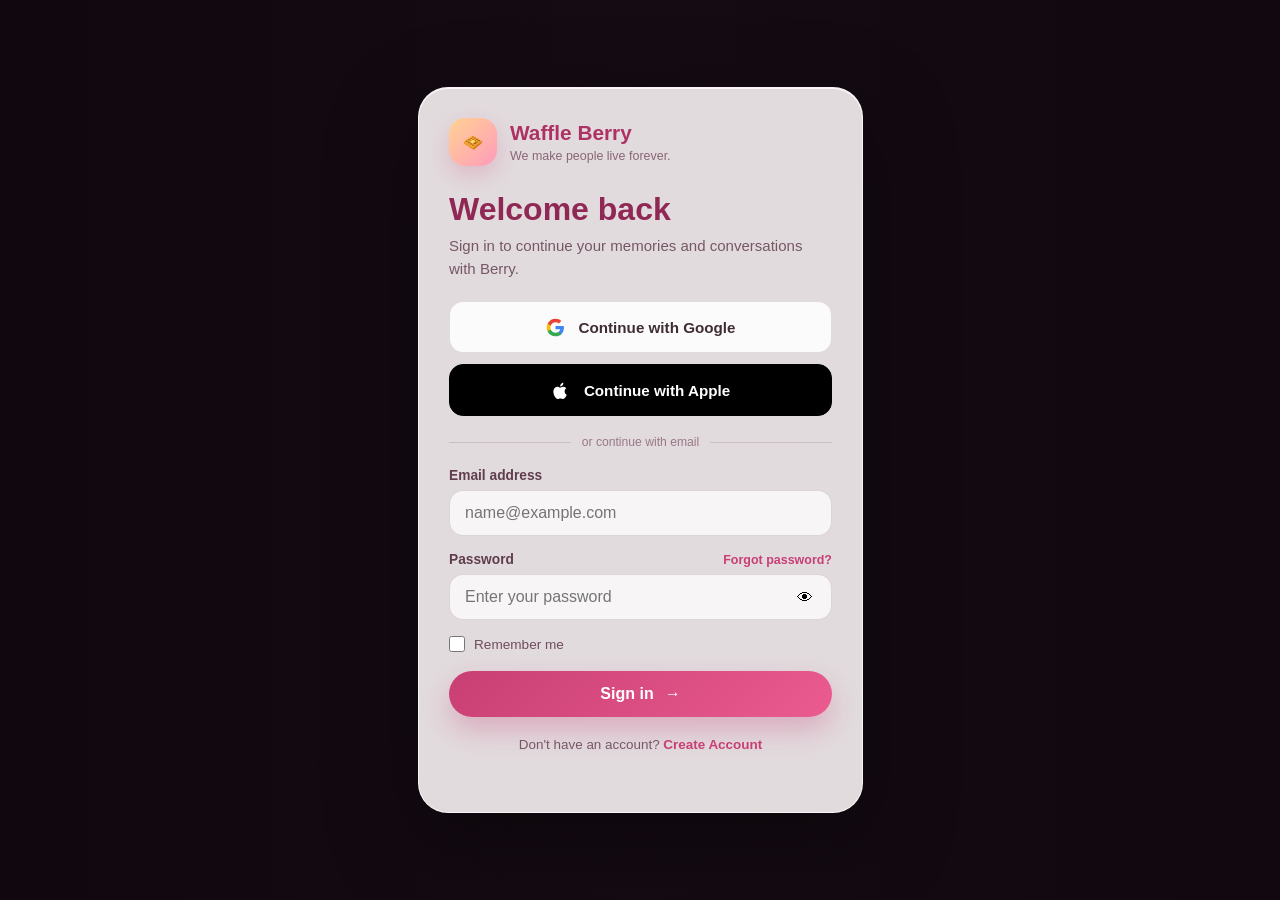
<file: index.html>
<!DOCTYPE html>
<html lang="en">

<head>
    <meta charset="UTF-8">

    <meta
        http-equiv="refresh"
        content="0; url=login.html"
    >

    <title>Waffle Berry</title>

</head>

<body>

    <p>
        Redirecting to
        <a href="login.html">Login</a>...
    </p>

</body>

</html>
</file>
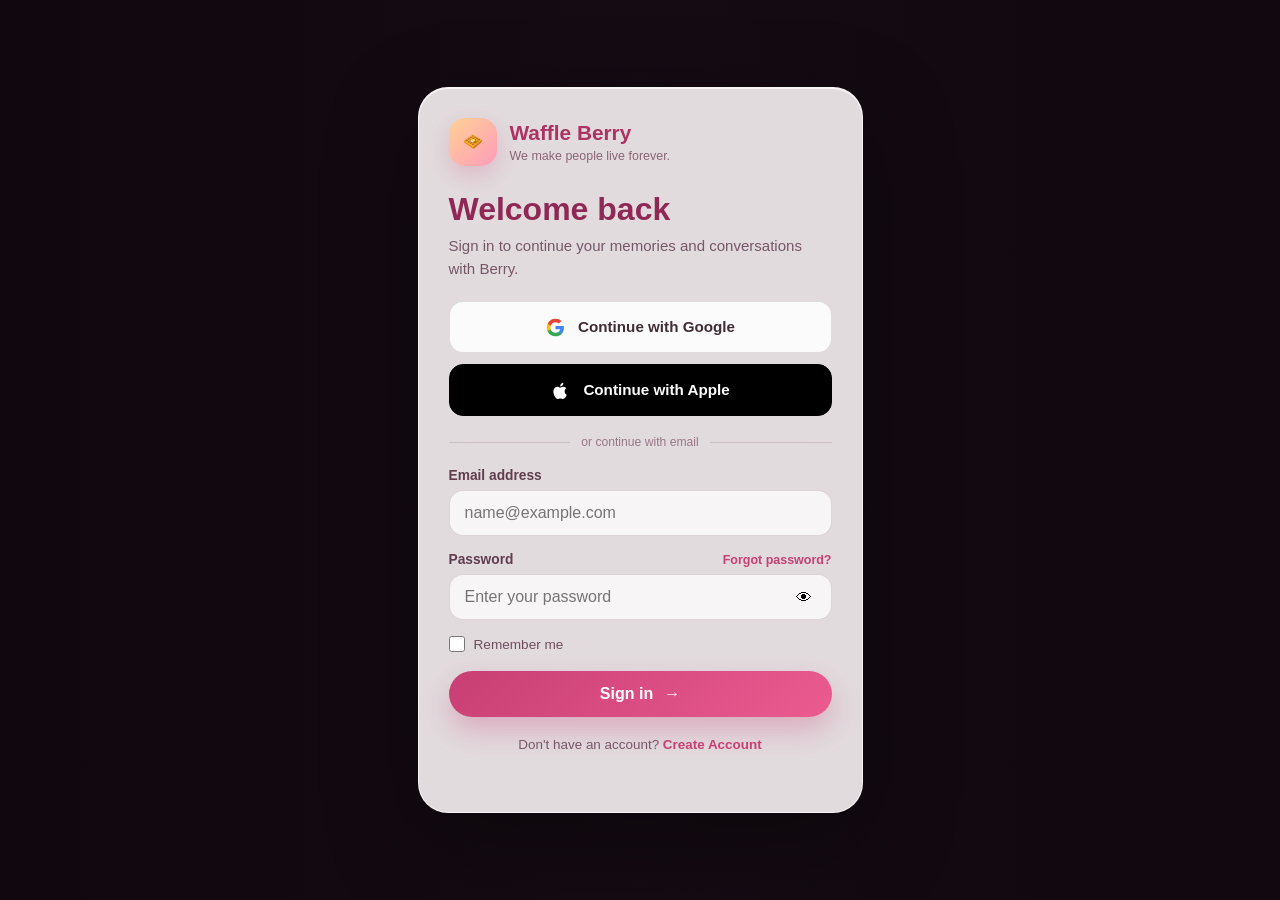
<file: chat.html>
<!DOCTYPE html>
<html lang="en">

<head>
    <meta charset="UTF-8">

    <meta
        name="viewport"
        content="width=device-width, initial-scale=1.0"
    >

    <meta
        name="description"
        content="Chat with Berry, your Waffle Berry AI companion."
    >

    <title>Chat | Waffle Berry</title>

    <script src="js/auth.js"></script>

    <link rel="stylesheet" href="css/style.css">
</head>

<body>

    <main id="website" class="website-unlocked">

        <!-- Decorative floating particles -->
        <div class="particles" aria-hidden="true">
            <span class="particle particle-1">✦</span>
            <span class="particle particle-2">●</span>
            <span class="particle particle-3">♥</span>
            <span class="particle particle-4">✦</span>
            <span class="particle particle-5">●</span>
            <span class="particle particle-6">♥</span>
            <span class="particle particle-7">✦</span>
            <span class="particle particle-8">●</span>
        </div>

        <!-- Navigation -->
        <header class="navbar">

            <a href="home.html" class="brand">
                <span class="brand-icon">🧇</span>

                <span class="brand-text">
                    Waffle Berry
                </span>
            </a>

            <nav class="nav-links" aria-label="Main navigation">

                <a
                    class="nav-link"
                    href="home.html"
                >
                    Home
                </a>

                <a
                    class="nav-link active"
                    href="chat.html"
                >
                    Chat
                </a>

                <a
                    class="nav-link"
                    href="mission.html"
                >
                    Mission
                </a>

            </nav>

            <div class="navbar-actions">

                <a
                    class="logout-button"
                    href="login.html"
                    title="Sign out"
                >
                    Sign out
                </a>

                <button
                    id="themeToggle"
                    class="theme-toggle"
                    type="button"
                    aria-label="Switch to dark mode"
                >
                    <span id="themeIcon">🌙</span>
                </button>

            </div>

        </header>

        <!-- Chat section -->
        <section
            id="chatSection"
            class="page-section active-section"
        >

            <div class="chat-layout">

                <aside class="assistant-panel glass-panel">

                    <img
                        src="assets/waffle-berry-mascot.png"
                        alt="Berry assistant"
                        class="chat-mascot"
                    >

                    <h2>Berry</h2>

                    <p>
                        Your warm and thoughtful AI memory companion.
                    </p>

                    <div class="assistant-status">
                        <span class="status-dot"></span>
                        Online
                    </div>

                    <a
                        class="secondary-button"
                        href="home.html"
                    >
                        ← Back Home
                    </a>

                </aside>

                <section class="chat-window glass-panel">

                    <header class="chat-header">

                        <div>
                            <h2>Conversation with Berry</h2>

                            <p>
                                Share a memory, story or meaningful moment.
                            </p>
                        </div>

                        <button
                            id="clearChatButton"
                            class="icon-button"
                            type="button"
                            aria-label="Clear conversation"
                        >
                            🗑️
                        </button>

                    </header>

                    <div
                        id="chatMessages"
                        class="chat-messages"
                        aria-live="polite"
                    >

                        <div class="message-row berry-row">

                            <img
                                src="assets/waffle-berry-mascot.png"
                                alt=""
                                class="message-avatar"
                            >

                            <div class="message berry-message">
                                Hello! I’m Berry. Tell me about a memory,
                                a person you love or a story you never want
                                to forget.
                            </div>

                        </div>

                    </div>

                    <div
                        id="typingIndicator"
                        class="typing-indicator"
                        aria-hidden="true"
                    >
                        <span></span>
                        <span></span>
                        <span></span>
                    </div>

                    <form
                        id="chatForm"
                        class="chat-input-area"
                    >

                        <button
                            class="input-icon-button"
                            type="button"
                        >
                            ＋
                        </button>

                        <input
                            id="chatInput"
                            type="text"
                            placeholder="Share a memory with Berry..."
                            autocomplete="off"
                            maxlength="500"
                            required
                        >

                        <button
                            class="send-button"
                            type="submit"
                        >
                            ➤
                        </button>

                    </form>

                </section>

            </div>

        </section>

    </main>
    <script src="js/theme.js"></script>
    <script src="js/chat.js"></script>
</body>

</html>
</file>
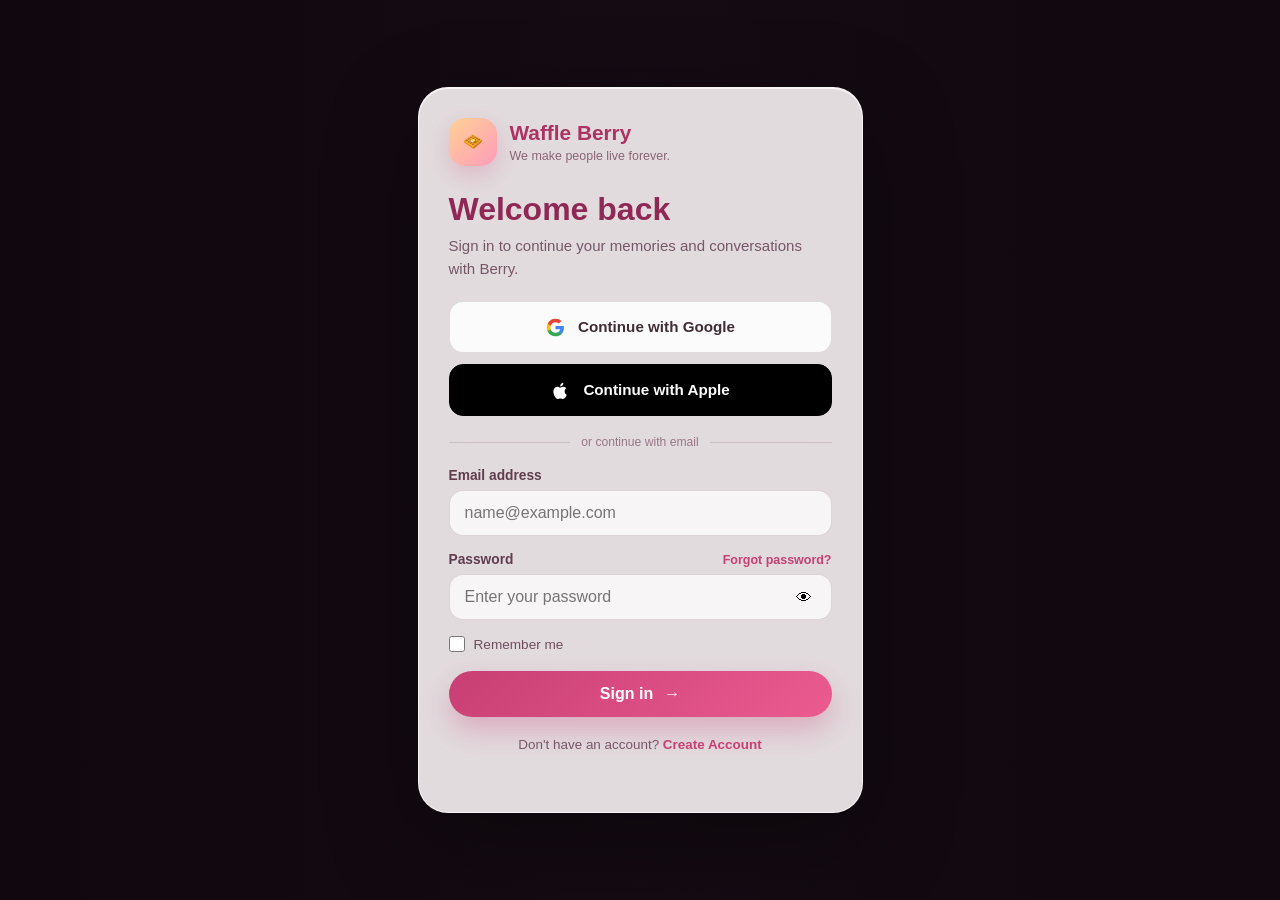
<file: home.html>
<!DOCTYPE html>
<html lang="en">

<head>
    <meta charset="UTF-8">

    <meta
        name="viewport"
        content="width=device-width, initial-scale=1.0"
    >

    <meta
        name="description"
        content="Meet Berry, your Waffle Berry AI companion."
    >

    <title>Home | Waffle Berry</title>

    <script src="js/auth.js"></script>

    <link rel="stylesheet" href="css/style.css">
</head>

<body>

    <main id="website" class="website-unlocked">

        <!-- Decorative floating particles -->
        <div class="particles" aria-hidden="true">
            <span class="particle particle-1">✦</span>
            <span class="particle particle-2">●</span>
            <span class="particle particle-3">♥</span>
            <span class="particle particle-4">✦</span>
            <span class="particle particle-5">●</span>
            <span class="particle particle-6">♥</span>
            <span class="particle particle-7">✦</span>
            <span class="particle particle-8">●</span>
        </div>

        <!-- Navigation -->
        <header class="navbar">

            <a href="home.html" class="brand">
                <span class="brand-icon">🧇</span>

                <span class="brand-text">
                    Waffle Berry
                </span>
            </a>

            <nav class="nav-links" aria-label="Main navigation">

                <a
                    class="nav-link active"
                    href="home.html"
                >
                    Home
                </a>

                <a
                    class="nav-link"
                    href="chat.html"
                >
                    Chat
                </a>

                <a
                    class="nav-link"
                    href="mission.html"
                >
                    Mission
                </a>

            </nav>

            <div class="navbar-actions">

                <a
                    class="logout-button"
                    href="login.html"
                    title="Sign out"
                >
                    Sign out
                </a>

                <button
                    id="themeToggle"
                    class="theme-toggle"
                    type="button"
                    aria-label="Switch to dark mode"
                >
                    <span id="themeIcon">🌙</span>
                </button>

            </div>

        </header>

        <!-- Home section -->
        <section
            id="homeSection"
            class="page-section active-section"
        >

            <div class="hero">

                <div class="glass-card hero-card">

                    <div
                        class="card-shine"
                        aria-hidden="true"
                    ></div>

                    <img
                        src="assets/waffle-berry-mascot.png"
                        alt="Berry, the Waffle Berry AI mascot"
                        id="mascot"
                    >

                    <div class="hero-content">

                        <p class="eyebrow">
                            Your AI memory companion
                        </p>

                        <h1
                            id="typedHeading"
                            aria-label="Hello, I'm Berry."
                        ></h1>

                        <p
                            id="typedDescription"
                            class="hero-description"
                            aria-label="I preserve memories, stories and conversations so the people you love are never forgotten."
                        ></p>

                        <a
                            id="startChatButton"
                            class="primary-button hidden-action"
                            href="chat.html"
                        >
                            <span>Start Chat</span>
                            <span class="button-arrow">→</span>
                        </a>

                    </div>

                </div>

            </div>

        </section>

    </main>

    <script src="js/theme.js"></script>
    <script src="js/home.js"></script>

</body>

</html>
</file>
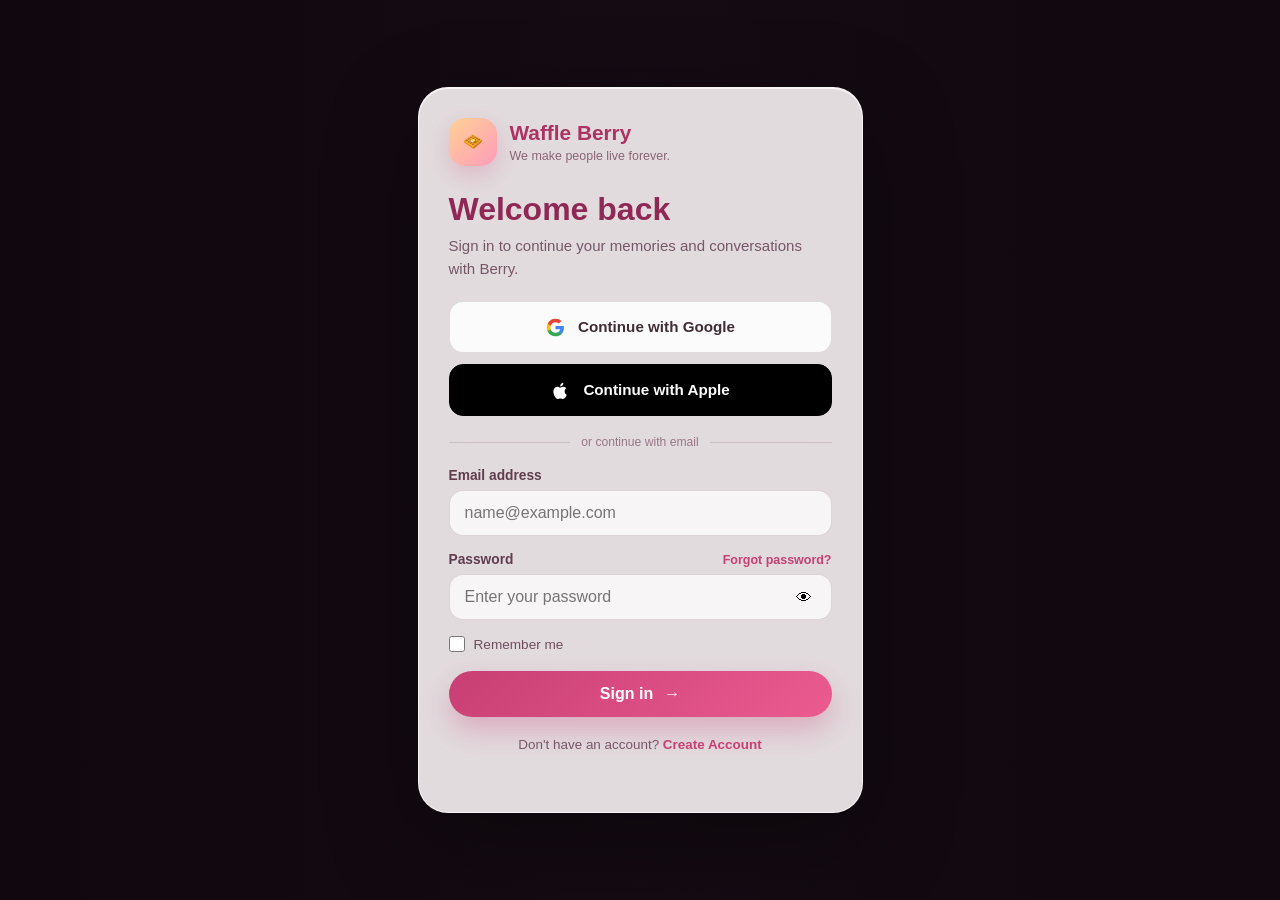
<file: login.html>
<!DOCTYPE html>
<html lang="en">

<head>
    <meta charset="UTF-8">

    <meta
        name="viewport"
        content="width=device-width, initial-scale=1.0"
    >

    <meta
        name="description"
        content="Sign in to Waffle Berry."
    >

    <title>Sign In | Waffle Berry</title>

    <link rel="stylesheet" href="css/style.css">
</head>

<body>

    <!-- Login screen with looping video -->
    <section id="authScreen">

        <!-- Blurred background video -->
        <video
            id="authBackgroundVideo"
            autoplay
            muted
            playsinline
            loop
        >
            <source
                src="assets/waffle-berry-intro.mp4"
                type="video/mp4"
            >
        </video>

        <!-- Main looping video -->
        <video
            id="authMainVideo"
            autoplay
            muted
            playsinline
            loop
        >
            <source
                src="assets/waffle-berry-intro.mp4"
                type="video/mp4"
            >
        </video>

        <!-- Dark overlay for readability -->
        <div class="auth-overlay"></div>

        <!-- Login card -->
        <div class="auth-card">

            <div class="auth-brand">
                <span class="auth-brand-icon">🧇</span>

                <div>
                    <h1>Waffle Berry</h1>
                    <p>We make people live forever.</p>
                </div>
            </div>

            <div class="auth-heading">
                <h2 id="authTitle">Welcome back</h2>

                <p id="authDescription">
                    Sign in to continue your memories and conversations
                    with Berry.
                </p>
            </div>

            <button
                id="googleSignIn"
                class="social-login-button"
                type="button"
            >
                <svg
                    class="social-logo"
                    viewBox="0 0 24 24"
                    aria-hidden="true"
                >
                    <path
                        fill="#4285F4"
                        d="M21.6 12.23c0-.71-.06-1.4-.18-2.07H12v3.92h5.38a4.6 4.6 0 0 1-2 3.02v2.51h3.24c1.9-1.75 2.98-4.33 2.98-7.38Z"
                    />

                    <path
                        fill="#34A853"
                        d="M12 22c2.7 0 4.98-.89 6.64-2.39l-3.24-2.51c-.9.6-2.05.96-3.4.96-2.61 0-4.82-1.76-5.61-4.13H3.05v2.59A10 10 0 0 0 12 22Z"
                    />

                    <path
                        fill="#FBBC05"
                        d="M6.39 13.93A6 6 0 0 1 6.08 12c0-.67.11-1.32.31-1.93V7.48H3.05A10 10 0 0 0 2 12c0 1.61.38 3.14 1.05 4.52l3.34-2.59Z"
                    />

                    <path
                        fill="#EA4335"
                        d="M12 5.94c1.47 0 2.79.51 3.83 1.5l2.88-2.88C16.97 2.94 14.7 2 12 2a10 10 0 0 0-8.95 5.48l3.34 2.59C7.18 7.7 9.39 5.94 12 5.94Z"
                    />
                </svg>

                <span>Continue with Google</span>
            </button>

            <button
                id="appleSignIn"
                class="social-login-button apple-login-button"
                type="button"
            >
                <svg
                    class="social-logo"
                    viewBox="0 0 24 24"
                    aria-hidden="true"
                >
                    <path
                        fill="currentColor"
                        d="M16.7 12.9c0-2.3 1.9-3.4 2-3.5a4.3 4.3 0 0 0-3.4-1.8c-1.5-.2-2.9.9-3.6.9-.8 0-1.9-.9-3.1-.9a4.6 4.6 0 0 0-3.9 2.4c-1.7 2.9-.4 7.2 1.2 9.5.8 1.1 1.7 2.4 3 2.3 1.1-.1 1.6-.8 3-.8s1.8.8 3 .8c1.3 0 2.1-1.2 2.9-2.3.9-1.3 1.3-2.6 1.3-2.7-.1 0-2.4-.9-2.4-3.9Zm-2.4-6.8c.7-.8 1.1-1.9 1-3-.9 0-2 .6-2.7 1.4-.6.7-1.1 1.8-1 2.9 1 .1 2-.5 2.7-1.3Z"
                    />
                </svg>

                <span>Continue with Apple</span>
            </button>

            <div class="auth-divider">
                <span></span>
                <p>or continue with email</p>
                <span></span>
            </div>

            <form id="loginForm">

                <div
                    id="fullNameGroup"
                    class="form-group"
                    hidden
                >
                    <label for="fullNameInput">
                        Full Name
                    </label>

                    <input
                        id="fullNameInput"
                        type="text"
                        placeholder="Enter your full name"
                        autocomplete="name"
                    >
                </div>

                <div class="form-group">
                    <label for="emailInput">
                        Email address
                    </label>

                    <input
                        id="emailInput"
                        type="email"
                        placeholder="name@example.com"
                        autocomplete="email"
                        required
                    >
                </div>

                <div class="form-group">

                    <div class="password-label-row">
                        <label for="passwordInput">
                            Password
                        </label>

                        <button
                            class="forgot-password"
                            type="button"
                        >
                            Forgot password?
                        </button>
                    </div>

                    <div class="password-field">
                        <input
                            id="passwordInput"
                            type="password"
                            placeholder="Enter your password"
                            autocomplete="current-password"
                            required
                        >

                        <button
                            id="togglePassword"
                            class="password-toggle"
                            type="button"
                            aria-label="Show password"
                        >
                            👁
                        </button>
                    </div>

                </div>

                <label class="remember-row">
                    <input
                        id="rememberMe"
                        type="checkbox"
                    >

                    <span>Remember me</span>
                </label>

                <button
                    id="authSubmitButton"
                    class="login-button"
                    type="submit"
                >
                    <span id="authSubmitText">Sign in</span>
                    <span class="login-arrow">→</span>
                </button>

            </form>

            <p class="signup-message">
                <span id="authTogglePrompt">
                    Don't have an account?
                </span>

                <button
                    id="createAccountButton"
                    type="button"
                >
                    Create Account
                </button>
            </p>

            <p
                id="loginMessage"
                class="login-message"
                aria-live="polite"
            ></p>

        </div>

    </section>
    <script src="js/login.js"></script>
</body>

</html>
</file>
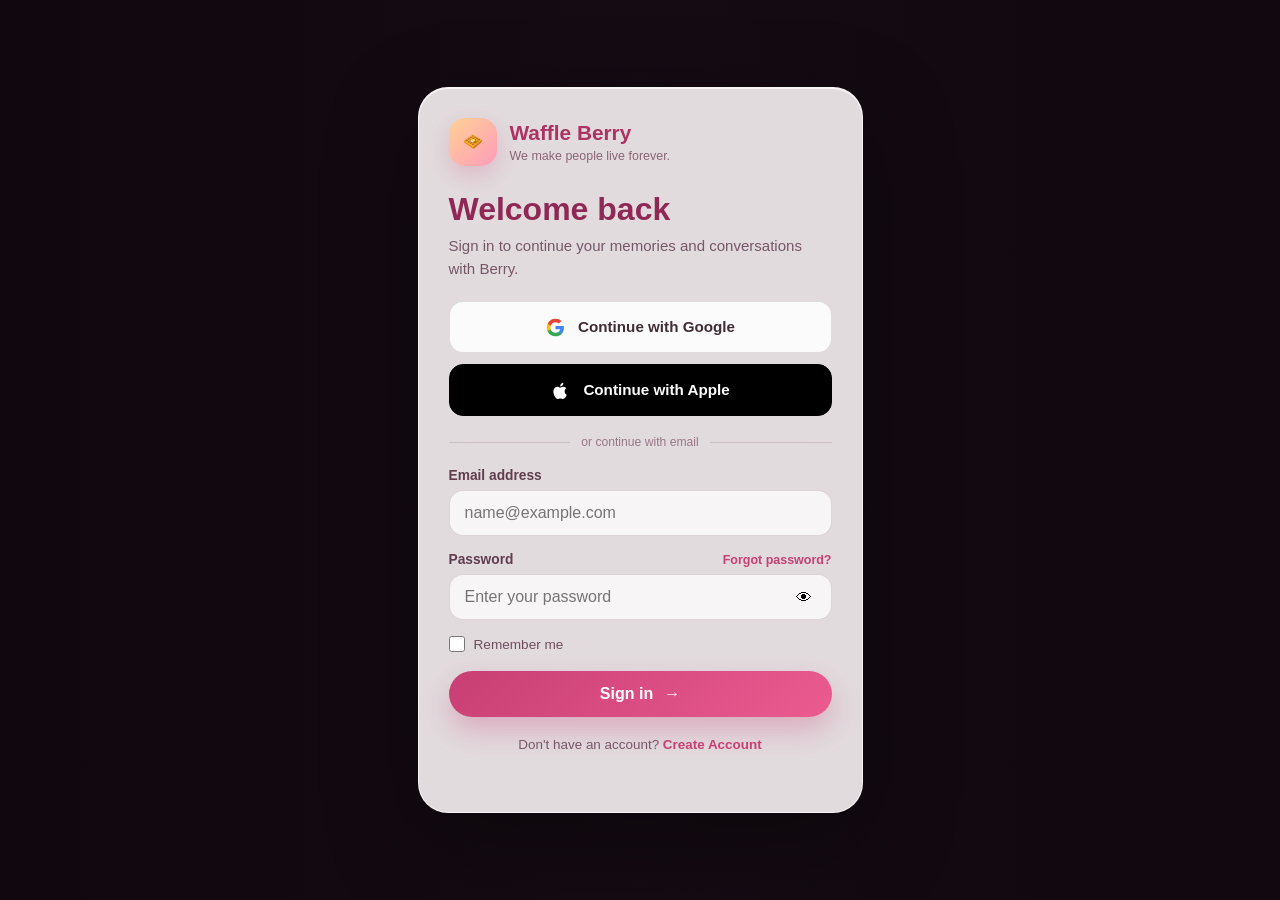
<file: mission.html>
<!DOCTYPE html>
<html lang="en">

<head>
    <meta charset="UTF-8">

    <meta
        name="viewport"
        content="width=device-width, initial-scale=1.0"
    >

    <meta
        name="description"
        content="Learn about the mission and vision behind Waffle Berry."
    >

    <title>Mission | Waffle Berry</title>

    <script src="js/auth.js"></script>

    <link rel="stylesheet" href="css/style.css">
</head>

<body>

    <main id="website" class="website-unlocked">

        <!-- Decorative floating particles -->
        <div class="particles" aria-hidden="true">
            <span class="particle particle-1">✦</span>
            <span class="particle particle-2">●</span>
            <span class="particle particle-3">♥</span>
            <span class="particle particle-4">✦</span>
            <span class="particle particle-5">●</span>
            <span class="particle particle-6">♥</span>
            <span class="particle particle-7">✦</span>
            <span class="particle particle-8">●</span>
        </div>

        <!-- Navigation -->
        <header class="navbar">

            <a href="home.html" class="brand">
                <span class="brand-icon">🧇</span>

                <span class="brand-text">
                    Waffle Berry
                </span>
            </a>

            <nav class="nav-links" aria-label="Main navigation">

                <a
                    class="nav-link"
                    href="home.html"
                >
                    Home
                </a>

                <a
                    class="nav-link"
                    href="chat.html"
                >
                    Chat
                </a>

                <a
                    class="nav-link active"
                    href="mission.html"
                >
                    Mission
                </a>

            </nav>

            <div class="navbar-actions">

                <a
                    class="logout-button"
                    href="login.html"
                    title="Sign out"
                >
                    Sign out
                </a>

                <button
                    id="themeToggle"
                    class="theme-toggle"
                    type="button"
                    aria-label="Switch to dark mode"
                >
                    <span id="themeIcon">🌙</span>
                </button>

            </div>

        </header>

        <!-- Mission section -->
        <section
            id="aboutSection"
            class="page-section active-section"
        >

            <div class="mission-card glass-panel">

                <p class="eyebrow">
                    Our purpose
                </p>

                <h1>
                    We make people live forever.
                </h1>

                <p>
                    Waffle Berry preserves the stories, personalities,
                    memories and conversations that make every person
                    unique.
                </p>

                <p>
                    Our vision is not literal immortality. It is the
                    preservation of human experiences so future generations
                    can remain emotionally connected to the people who
                    shaped their lives.
                </p>

                <a
                    id="missionChatButton"
                    class="primary-button"
                    href="chat.html"
                >
                    <span>Talk to Berry</span>
                    <span class="button-arrow">→</span>
                </a>

            </div>

        </section>

    </main>
    <script src="js/theme.js"></script>
</body>

</html>
</file>
<file: css/style.css>
/* ------------------------------
   Global reset
------------------------------ */

* {
    margin: 0;
    padding: 0;
    box-sizing: border-box;
}

:root {
    --background-start: #fffaf7;
    --background-middle: #ffeaf1;
    --background-end: #fff1d9;

    --primary: #c83f74;
    --primary-dark: #a93462;
    --primary-hover: #b62f67;

    --text-main: #4c3040;
    --text-soft: #765665;

    --glass-background: rgba(255, 255, 255, 0.48);
    --glass-border: rgba(255, 255, 255, 0.78);

    --panel-shadow: 0 25px 70px rgba(126, 50, 83, 0.18);

    --input-background: rgba(255, 255, 255, 0.72);

    --transition-speed: 0.35s;
}

body.dark-mode {
    --background-start: #130f17;
    --background-middle: #21111d;
    --background-end: #2a1718;

    --primary: #ff6f9f;
    --primary-dark: #ff8db3;
    --primary-hover: #ff5a91;

    --text-main: #fff4f8;
    --text-soft: #d6bdc8;

    --glass-background: rgba(35, 24, 35, 0.68);
    --glass-border: rgba(255, 255, 255, 0.13);

    --panel-shadow: 0 25px 80px rgba(0, 0, 0, 0.38);

    --input-background: rgba(255, 255, 255, 0.08);
}

html {
    scroll-behavior: smooth;
}

html,
body {
    width: 100%;
    min-height: 100%;
}

body {
    overflow-x: hidden;

    font-family:
        Inter,
        Arial,
        Helvetica,
        sans-serif;

    color: var(--text-main);
    background: var(--background-start);

    transition:
        color var(--transition-speed) ease,
        background var(--transition-speed) ease;
}

button,
input {
    font: inherit;
}

button {
    -webkit-tap-highlight-color: transparent;
}

/* ------------------------------
   Video intro
------------------------------ */

#intro {
    position: fixed;
    inset: 0;
    z-index: 9999;

    display: flex;
    justify-content: center;
    align-items: center;

    width: 100vw;
    height: 100vh;

    overflow: hidden;
    background: #000;

    opacity: 1;

    transition:
        opacity 1s ease,
        visibility 1s ease;
}

#intro.intro-hidden {
    opacity: 0;
    visibility: hidden;
    pointer-events: none;
}

#bgVideo {
    position: absolute;
    inset: 0;

    width: 110%;
    height: 110%;

    object-fit: cover;

    filter: blur(35px);
    opacity: 0.65;

    transform: scale(1.1);
}

#introVideo {
    position: relative;
    z-index: 2;

    width: 100%;
    height: 100%;

    object-fit: contain;
}

/* ------------------------------
   Main website background
------------------------------ */

#website {
    position: relative;

    min-height: 100vh;

    overflow: hidden;

    background:
        radial-gradient(
            circle at 10% 10%,
            rgba(255, 142, 183, 0.36),
            transparent 32%
        ),
        radial-gradient(
            circle at 90% 85%,
            rgba(255, 200, 123, 0.34),
            transparent 38%
        ),
        linear-gradient(
            135deg,
            var(--background-start),
            var(--background-middle),
            var(--background-end)
        );

    transition: background var(--transition-speed) ease;
}

/* ------------------------------
   Navigation
------------------------------ */

.navbar {
    position: fixed;
    top: 18px;
    left: 50%;
    z-index: 1000;

    width: min(calc(100% - 32px), 1120px);
    min-height: 66px;

    display: flex;
    align-items: center;
    justify-content: space-between;

    padding: 10px 16px 10px 20px;

    background: var(--glass-background);

    border: 1px solid var(--glass-border);
    border-radius: 22px;

    backdrop-filter: blur(22px);
    -webkit-backdrop-filter: blur(22px);

    box-shadow: 0 14px 40px rgba(80, 30, 55, 0.12);

    transform: translateX(-50%);

    transition:
        background var(--transition-speed) ease,
        border-color var(--transition-speed) ease,
        box-shadow var(--transition-speed) ease;
}

.brand {
    display: flex;
    align-items: center;
    gap: 10px;

    color: var(--primary-dark);
    text-decoration: none;

    font-size: 1.08rem;
    font-weight: 800;
}

.brand-icon {
    display: grid;
    place-items: center;

    width: 38px;
    height: 38px;

    border-radius: 13px;

    background: linear-gradient(135deg, #ffd599, #ff9fbd);

    box-shadow: 0 7px 18px rgba(200, 63, 116, 0.2);
}

.nav-links {
    display: flex;
    align-items: center;
    gap: 6px;
}

.nav-link {
    padding: 10px 16px;

    border: 0;
    border-radius: 14px;

    color: var(--text-soft);
    background: transparent;

    font-size: 0.95rem;
    font-weight: 700;

    cursor: pointer;

    transition:
        color 0.25s ease,
        background 0.25s ease,
        transform 0.25s ease;
}

.nav-link:hover {
    color: var(--primary-dark);
    background: rgba(200, 63, 116, 0.08);

    transform: translateY(-1px);
}

.nav-link.active {
    color: #fff;
    background: var(--primary);

    box-shadow: 0 8px 18px rgba(200, 63, 116, 0.25);
}

.theme-toggle {
    display: grid;
    place-items: center;

    width: 44px;
    height: 44px;

    border: 1px solid var(--glass-border);
    border-radius: 15px;

    color: var(--text-main);
    background: rgba(255, 255, 255, 0.22);

    font-size: 1.15rem;

    cursor: pointer;

    transition:
        transform 0.3s ease,
        background 0.3s ease;
}

.theme-toggle:hover {
    transform: rotate(12deg) scale(1.08);
}

/* ------------------------------
   Page sections
------------------------------ */

.page-section {
    position: relative;
    z-index: 2;

    display: none;

    min-height: 100vh;

    padding:
        112px
        20px
        32px;

    animation: sectionAppear 0.65s ease;
}

.page-section.active-section {
    display: flex;
    justify-content: center;
    align-items: center;
}

@keyframes sectionAppear {
    from {
        opacity: 0;
        transform: translateY(16px);
    }

    to {
        opacity: 1;
        transform: translateY(0);
    }
}

/* ------------------------------
   Hero section
------------------------------ */

.hero {
    width: 100%;
    max-width: 860px;

    display: flex;
    justify-content: center;

    text-align: center;
}

.glass-card,
.glass-panel {
    background: var(--glass-background);

    border: 1px solid var(--glass-border);

    backdrop-filter: blur(24px);
    -webkit-backdrop-filter: blur(24px);

    box-shadow:
        var(--panel-shadow),
        inset 0 1px 0 rgba(255, 255, 255, 0.45);

    transition:
        background var(--transition-speed) ease,
        border-color var(--transition-speed) ease,
        box-shadow var(--transition-speed) ease;
}

.hero-card {
    position: relative;

    width: min(94%, 720px);

    margin-top: 95px;
    padding:
        285px
        36px
        32px;

    overflow: visible;

    border-radius: 34px;

    animation: heroCardEntrance 1s ease;
}

@keyframes heroCardEntrance {
    from {
        opacity: 0;
        transform: translateY(35px) scale(0.97);
    }

    to {
        opacity: 1;
        transform: translateY(0) scale(1);
    }
}

/* Mascot overlaps the card */
#mascot {
    position: absolute;
    top: -170px;
    left: 50%;
    z-index: 3;

    width: clamp(290px, 25vw, 360px);
    max-height: 440px;

    object-fit: contain;

    user-select: none;
    -webkit-user-drag: none;

    filter:
        drop-shadow(0 25px 45px rgba(255, 105, 180, 0.26));

    transform: translateX(-50%);

    animation:
        mascotEntrance 1.25s cubic-bezier(0.18, 0.89, 0.32, 1.28),
        mascotFloat 5s ease-in-out 1.25s infinite;

    transition:
        filter 0.4s ease,
        scale 0.4s ease;
}

#mascot:hover {
    scale: 1.04;

    filter:
        drop-shadow(0 32px 55px rgba(255, 105, 180, 0.42));
}

@keyframes mascotEntrance {
    0% {
        opacity: 0;
        transform:
            translateX(-50%)
            translateY(-180px)
            rotate(-8deg)
            scale(0.82);
    }

    65% {
        opacity: 1;
        transform:
            translateX(-50%)
            translateY(12px)
            rotate(3deg)
            scale(1.04);
    }

    82% {
        transform:
            translateX(-50%)
            translateY(-6px)
            rotate(-1deg)
            scale(0.99);
    }

    100% {
        opacity: 1;
        transform:
            translateX(-50%)
            translateY(0)
            rotate(0)
            scale(1);
    }
}

@keyframes mascotFloat {
    0%,
    100% {
        transform:
            translateX(-50%)
            translateY(0)
            rotate(-1deg);
    }

    50% {
        transform:
            translateX(-50%)
            translateY(-13px)
            rotate(1deg);
    }
}

/* Glass shine */
.card-shine {
    position: absolute;
    inset: 0;

    overflow: hidden;

    border-radius: inherit;

    pointer-events: none;
}

.card-shine::before {
    content: "";

    position: absolute;
    top: -45%;
    left: -70%;

    width: 45%;
    height: 190%;

    background:
        linear-gradient(
            100deg,
            transparent,
            rgba(255, 255, 255, 0.48),
            transparent
        );

    transform: rotate(18deg);

    animation: glassShine 6.5s ease-in-out infinite;
}

@keyframes glassShine {
    0%,
    35% {
        left: -70%;
    }

    60%,
    100% {
        left: 140%;
    }
}

.hero-content {
    position: relative;
    z-index: 2;
}

.eyebrow {
    margin-bottom: 9px;

    color: var(--primary);

    font-size: 0.78rem;
    font-weight: 800;
    letter-spacing: 0.16em;
    text-transform: uppercase;
}

.hero h1 {
    min-height: 1.08em;
    margin-bottom: 11px;

    color: var(--primary-dark);

    font-size: clamp(2.8rem, 6vw, 4.8rem);
    line-height: 1.03;
    letter-spacing: -0.045em;
}

.hero-description {
    min-height: 3.2em;
    max-width: 620px;

    margin: 0 auto 20px;

    color: var(--text-soft);

    font-size: 1.18rem;
    line-height: 1.5;
}

/* Typing cursor */
#typedHeading::after,
#typedDescription.typing-active::after {
    content: "|";

    margin-left: 3px;

    color: var(--primary);

    animation: cursorBlink 0.75s infinite;
}

@keyframes cursorBlink {
    0%,
    50% {
        opacity: 1;
    }

    51%,
    100% {
        opacity: 0;
    }
}

/* ------------------------------
   Buttons
------------------------------ */

.primary-button,
.secondary-button,
.icon-button,
.input-icon-button,
.send-button {
    border: none;
    cursor: pointer;
}

.primary-button {
    display: inline-flex;
    align-items: center;
    justify-content: center;
    gap: 12px;

    min-width: 170px;

    padding: 14px 25px;

    border-radius: 999px;

    color: #fff;
    background:
        linear-gradient(
            135deg,
            var(--primary),
            #e7588b
        );

    font-size: 1rem;
    font-weight: 800;

    box-shadow:
        0 13px 28px rgba(200, 63, 116, 0.28),
        0 0 25px rgba(255, 105, 180, 0.18);

    transition:
        transform 0.3s ease,
        box-shadow 0.3s ease,
        opacity 0.5s ease;
}

.primary-button:hover {
    transform: translateY(-4px) scale(1.035);

    box-shadow:
        0 19px 38px rgba(200, 63, 116, 0.38),
        0 0 34px rgba(255, 105, 180, 0.28);
}

.primary-button:active {
    transform: translateY(-1px) scale(1.01);
}

.button-arrow {
    display: inline-block;

    transition: transform 0.3s ease;
}

.primary-button:hover .button-arrow {
    transform: translateX(7px);
}

.hidden-action {
    opacity: 0;
    visibility: hidden;

    transform: translateY(12px);
}

.hidden-action.show-action {
    opacity: 1;
    visibility: visible;

    transform: translateY(0);
}

/* ------------------------------
   Floating background particles
------------------------------ */

.particles {
    position: fixed;
    inset: 0;
    z-index: 1;

    overflow: hidden;

    pointer-events: none;
}

.particle {
    position: absolute;

    color: rgba(218, 77, 130, 0.32);

    font-size: 1.2rem;

    animation:
        particleFloat 12s ease-in-out infinite,
        particleGlow 3s ease-in-out infinite;
}

.particle-1 {
    top: 18%;
    left: 8%;
    animation-delay: 0s;
}

.particle-2 {
    top: 68%;
    left: 13%;
    animation-delay: -3s;
}

.particle-3 {
    top: 34%;
    left: 90%;
    animation-delay: -6s;
}

.particle-4 {
    top: 82%;
    left: 82%;
    animation-delay: -1s;
}

.particle-5 {
    top: 15%;
    left: 76%;
    animation-delay: -7s;
}

.particle-6 {
    top: 55%;
    left: 5%;
    animation-delay: -5s;
}

.particle-7 {
    top: 76%;
    left: 54%;
    animation-delay: -8s;
}

.particle-8 {
    top: 25%;
    left: 35%;
    animation-delay: -2s;
}

@keyframes particleFloat {
    0%,
    100% {
        transform:
            translateY(0)
            rotate(0deg)
            scale(1);
    }

    50% {
        transform:
            translateY(-45px)
            rotate(20deg)
            scale(1.15);
    }
}

@keyframes particleGlow {
    0%,
    100% {
        opacity: 0.25;
    }

    50% {
        opacity: 0.8;
    }
}

/* ------------------------------
   Chat layout
------------------------------ */

.chat-layout {
    width: min(100%, 1120px);
    min-height: 680px;

    display: grid;
    grid-template-columns: 280px minmax(0, 1fr);
    gap: 20px;
}

.assistant-panel,
.chat-window {
    border-radius: 28px;
}

.assistant-panel {
    display: flex;
    flex-direction: column;
    align-items: center;

    padding: 28px 24px;

    text-align: center;
}

.chat-mascot {
    width: 210px;
    max-width: 100%;

    margin-bottom: 10px;

    filter:
        drop-shadow(0 18px 30px rgba(200, 63, 116, 0.2));

    animation: smallMascotFloat 4.5s ease-in-out infinite;
}

@keyframes smallMascotFloat {
    0%,
    100% {
        transform: translateY(0);
    }

    50% {
        transform: translateY(-9px);
    }
}

.assistant-panel h2 {
    margin-bottom: 8px;

    color: var(--primary-dark);

    font-size: 1.8rem;
}

.assistant-panel p {
    margin-bottom: 18px;

    color: var(--text-soft);

    line-height: 1.5;
}

.assistant-status {
    display: flex;
    align-items: center;
    gap: 8px;

    margin-bottom: auto;
    padding: 8px 13px;

    border-radius: 999px;

    color: var(--text-soft);
    background: rgba(75, 202, 128, 0.11);

    font-size: 0.88rem;
    font-weight: 700;
}

.status-dot {
    width: 9px;
    height: 9px;

    border-radius: 50%;

    background: #45c87a;

    box-shadow: 0 0 12px rgba(69, 200, 122, 0.8);
}

.secondary-button {
    width: 100%;

    margin-top: 24px;
    padding: 12px 16px;

    border: 1px solid var(--glass-border);
    border-radius: 15px;

    color: var(--text-main);
    background: rgba(255, 255, 255, 0.16);

    font-weight: 700;

    transition:
        transform 0.25s ease,
        background 0.25s ease;
}

.secondary-button:hover {
    background: rgba(200, 63, 116, 0.11);
    transform: translateY(-2px);
}

.chat-window {
    min-width: 0;
    height: 680px;

    display: flex;
    flex-direction: column;

    overflow: hidden;
}

.chat-header {
    display: flex;
    justify-content: space-between;
    align-items: center;

    padding: 22px 24px;

    border-bottom: 1px solid var(--glass-border);
}

.chat-header h2 {
    margin-bottom: 5px;

    color: var(--primary-dark);
}

.chat-header p {
    color: var(--text-soft);
    font-size: 0.9rem;
}

.icon-button {
    width: 42px;
    height: 42px;

    border-radius: 14px;

    background: rgba(200, 63, 116, 0.09);

    transition:
        transform 0.25s ease,
        background 0.25s ease;
}

.icon-button:hover {
    background: rgba(200, 63, 116, 0.16);
    transform: scale(1.06);
}

.chat-messages {
    flex: 1;

    display: flex;
    flex-direction: column;
    gap: 18px;

    padding: 24px;

    overflow-y: auto;

    scrollbar-width: thin;
    scrollbar-color: rgba(200, 63, 116, 0.4) transparent;
}

.message-row {
    display: flex;
    align-items: flex-end;
    gap: 10px;

    animation: messageAppear 0.35s ease;
}

@keyframes messageAppear {
    from {
        opacity: 0;
        transform: translateY(10px) scale(0.98);
    }

    to {
        opacity: 1;
        transform: translateY(0) scale(1);
    }
}

.user-row {
    justify-content: flex-end;
}

.message-avatar {
    width: 38px;
    height: 38px;

    flex-shrink: 0;

    object-fit: cover;

    border-radius: 50%;

    background: rgba(255, 255, 255, 0.5);
}

.message {
    max-width: min(75%, 620px);

    padding: 13px 16px;

    border-radius: 19px;

    line-height: 1.5;
}

.berry-message {
    color: var(--text-main);
    background: rgba(255, 255, 255, 0.48);

    border-bottom-left-radius: 5px;
}

.user-message {
    color: #fff;
    background:
        linear-gradient(
            135deg,
            var(--primary),
            #e8588d
        );

    border-bottom-right-radius: 5px;

    box-shadow: 0 8px 18px rgba(200, 63, 116, 0.2);
}

.typing-indicator {
    display: none;
    align-items: center;
    gap: 5px;

    width: fit-content;

    margin: 0 0 12px 72px;
    padding: 10px 14px;

    border-radius: 16px;

    background: rgba(255, 255, 255, 0.4);
}

.typing-indicator.visible {
    display: flex;
}

.typing-indicator span {
    width: 7px;
    height: 7px;

    border-radius: 50%;

    background: var(--primary);

    animation: typingBounce 1.1s infinite;
}

.typing-indicator span:nth-child(2) {
    animation-delay: 0.15s;
}

.typing-indicator span:nth-child(3) {
    animation-delay: 0.3s;
}

@keyframes typingBounce {
    0%,
    60%,
    100% {
        transform: translateY(0);
        opacity: 0.45;
    }

    30% {
        transform: translateY(-5px);
        opacity: 1;
    }
}

.chat-input-area {
    display: grid;
    grid-template-columns: 44px 1fr 48px;
    align-items: center;
    gap: 10px;

    padding: 16px 18px;

    border-top: 1px solid var(--glass-border);
}

.chat-input-area input {
    width: 100%;

    padding: 14px 18px;

    border: 1px solid transparent;
    border-radius: 999px;
    outline: none;

    color: var(--text-main);
    background: var(--input-background);

    transition:
        border-color 0.25s ease,
        box-shadow 0.25s ease,
        background 0.25s ease;
}

.chat-input-area input::placeholder {
    color: var(--text-soft);
}

.chat-input-area input:focus {
    border-color: rgba(200, 63, 116, 0.4);

    box-shadow: 0 0 0 4px rgba(200, 63, 116, 0.1);
}

.input-icon-button,
.send-button {
    display: grid;
    place-items: center;

    border-radius: 50%;
}

.input-icon-button {
    width: 42px;
    height: 42px;

    color: var(--text-main);
    background: rgba(255, 255, 255, 0.2);

    font-size: 1.4rem;
}

.send-button {
    width: 46px;
    height: 46px;

    color: #fff;
    background: var(--primary);

    box-shadow: 0 8px 18px rgba(200, 63, 116, 0.28);

    transition:
        transform 0.25s ease,
        box-shadow 0.25s ease;
}

.send-button:hover {
    transform: translateY(-2px) scale(1.05);

    box-shadow: 0 12px 24px rgba(200, 63, 116, 0.38);
}

/* ------------------------------
   Mission section
------------------------------ */

.mission-card {
    width: min(100%, 780px);

    padding: 48px;

    border-radius: 32px;

    text-align: center;
}

.mission-card h2 {
    margin-bottom: 20px;

    color: var(--primary-dark);

    font-size: clamp(2.4rem, 6vw, 4.5rem);
    line-height: 1.05;
}

.mission-card p {
    max-width: 670px;

    margin: 0 auto 17px;

    color: var(--text-soft);

    font-size: 1.08rem;
    line-height: 1.7;
}

.mission-card .primary-button {
    margin-top: 12px;
}

/* ------------------------------
   Responsive tablet
------------------------------ */

@media (max-width: 900px) {
    .chat-layout {
        grid-template-columns: 1fr;
    }

    .assistant-panel {
        display: none;
    }

    .chat-window {
        height: calc(100vh - 145px);
        min-height: 590px;
    }

    .hero-card {
        width: min(96%, 690px);
    }
}

/* ------------------------------
   Responsive mobile
------------------------------ */

@media (max-width: 650px) {
    .navbar {
        top: 10px;

        width: calc(100% - 18px);
        min-height: 58px;

        padding: 8px 10px 8px 12px;

        border-radius: 18px;
    }

    .brand-text {
        display: none;
    }

    .nav-links {
        gap: 2px;
    }

    .nav-link {
        padding: 9px 10px;
        font-size: 0.82rem;
    }

    .theme-toggle {
        width: 40px;
        height: 40px;
    }

    .page-section {
        padding:
            92px
            10px
            18px;
    }

    .hero-card {
        width: 100%;

        margin-top: 50px;
        padding:
        285px
        36px
        32px;

        border-radius: 26px;
    }

    #mascot {
        top: -130px;

        width: min(86vw, 330px);
        max-height: 350px;
    }

    .hero h1 {
        font-size: clamp(2.3rem, 12vw, 3.5rem);
    }

    .hero-description {
        font-size: 1rem;
    }

    .primary-button {
        width: 100%;
        max-width: 260px;
    }

    .chat-window {
        height: calc(100vh - 112px);
        min-height: 560px;

        border-radius: 22px;
    }

    .chat-header {
        padding: 17px 16px;
    }

    .chat-header h2 {
        font-size: 1.15rem;
    }

    .chat-header p {
        display: none;
    }

    .chat-messages {
        padding: 16px 12px;
    }

    .message {
        max-width: 84%;
        font-size: 0.95rem;
    }

    .message-avatar {
        width: 32px;
        height: 32px;
    }

    .typing-indicator {
        margin-left: 52px;
    }

    .chat-input-area {
        grid-template-columns: 38px 1fr 43px;

        gap: 7px;
        padding: 12px 10px;
    }

    .input-icon-button {
        width: 38px;
        height: 38px;
    }

    .send-button {
        width: 42px;
        height: 42px;
    }

    .mission-card {
        padding: 32px 20px;

        border-radius: 25px;
    }

    .mission-card p {
        font-size: 1rem;
    }
}

/* ------------------------------
   Short laptop screens
------------------------------ */

@media (max-height: 780px) and (min-width: 651px) {
    .page-section {
        padding-top: 96px;
        padding-bottom: 16px;
    }

    .hero-card {
        margin-top: 50px;

        padding-top: 175px;
        padding-bottom: 20px;
    }

    #mascot {
        top: -135px;
    
        width: clamp(280px, 23vw, 340px);
        max-height: 300px;
    }
    .hero h1 {
        font-size: clamp(2.6rem, 5vw, 4rem);
    }

    .hero-description {
        margin-bottom: 15px;
        font-size: 1.05rem;
    }
}

/* ------------------------------
   Reduced motion accessibility
------------------------------ */

@media (prefers-reduced-motion: reduce) {
    *,
    *::before,
    *::after {
        scroll-behavior: auto !important;

        animation-duration: 0.01ms !important;
        animation-iteration-count: 1 !important;

        transition-duration: 0.01ms !important;
    }
}
/* Keep the full chat interface visible without scrolling */
#chatSection {
    height: 100vh;
    min-height: 100vh;
    padding-top: 96px;
    padding-bottom: 14px;
    overflow: hidden;
}

.chat-layout {
    height: calc(100vh - 110px);
    min-height: 0;
}

.assistant-panel,
.chat-window {
    height: 100%;
    min-height: 0;
}

.chat-window {
    max-height: none;
}

.chat-messages {
    min-height: 0;
}

.chat-mascot {
    width: 175px;
}

.assistant-panel {
    padding: 20px;
}

.chat-header {
    padding: 16px 22px;
}

.chat-input-area {
    padding: 12px 18px;
}
/* ==================================================
   LOGIN AND AUTHENTICATION SCREEN
================================================== */

#authScreen {
    position: fixed;
    inset: 0;
    z-index: 10000;

    display: flex;
    justify-content: center;
    align-items: center;

    width: 100vw;
    min-height: 100vh;

    padding: 24px;

    overflow-y: auto;

    background: #100b10;

    opacity: 1;
    visibility: visible;

    transition:
        opacity 0.8s ease,
        visibility 0.8s ease;
}

#authScreen.auth-hidden {
    opacity: 0;
    visibility: hidden;
    pointer-events: none;
}

#authBackgroundVideo {
    position: fixed;
    inset: -5%;

    width: 110%;
    height: 110%;

    object-fit: cover;

    filter: blur(38px);
    opacity: 0.75;

    transform: scale(1.1);
}

#authMainVideo {
    position: fixed;
    inset: 0;

    width: 100%;
    height: 100%;

    object-fit: cover;

    opacity: 0.66;
}

.auth-overlay {
    position: fixed;
    inset: 0;

    background:
        linear-gradient(
            90deg,
            rgba(17, 7, 14, 0.74),
            rgba(30, 12, 25, 0.35),
            rgba(17, 7, 14, 0.62)
        );
}

.auth-card {
    position: relative;
    z-index: 3;

    width: min(100%, 445px);

    padding: 30px;

    color: #4b3040;
    background: rgba(255, 249, 251, 0.88);

    border: 1px solid rgba(255, 255, 255, 0.72);
    border-radius: 30px;

    backdrop-filter: blur(25px);
    -webkit-backdrop-filter: blur(25px);

    box-shadow:
        0 30px 90px rgba(0, 0, 0, 0.4),
        inset 0 1px 0 rgba(255, 255, 255, 0.8);

    animation: authCardEntrance 0.9s ease;
}

@keyframes authCardEntrance {
    from {
        opacity: 0;
        transform: translateY(28px) scale(0.96);
    }

    to {
        opacity: 1;
        transform: translateY(0) scale(1);
    }
}

.auth-brand {
    display: flex;
    align-items: center;
    gap: 13px;

    margin-bottom: 25px;
}

.auth-brand-icon {
    display: grid;
    place-items: center;

    width: 48px;
    height: 48px;

    flex-shrink: 0;

    border-radius: 16px;

    background:
        linear-gradient(
            135deg,
            #ffd293,
            #ff9bbb
        );

    box-shadow:
        0 9px 22px rgba(200, 63, 116, 0.22);
}

.auth-brand h1 {
    color: #ad3263;

    font-size: 1.3rem;
    line-height: 1.2;
}

.auth-brand p {
    margin-top: 3px;

    color: #8a6675;

    font-size: 0.78rem;
}

.auth-heading {
    margin-bottom: 21px;
}

.auth-heading h2 {
    margin-bottom: 7px;

    color: #8f2854;

    font-size: 2rem;
}

.auth-heading p {
    color: #765766;

    font-size: 0.94rem;
    line-height: 1.5;
}

.social-login-button {
    width: 100%;

    display: flex;
    justify-content: center;
    align-items: center;
    gap: 11px;

    margin-bottom: 11px;
    padding: 13px 18px;

    border: 1px solid rgba(115, 77, 94, 0.18);
    border-radius: 15px;

    color: #49313d;
    background: rgba(255, 255, 255, 0.7);

    font-weight: 700;

    cursor: pointer;

    transition:
        transform 0.25s ease,
        background 0.25s ease,
        box-shadow 0.25s ease;
}

.social-login-button:hover {
    background: #fff;

    transform: translateY(-2px);

    box-shadow:
        0 8px 20px rgba(78, 33, 55, 0.12);
}



.auth-divider {
    display: grid;
    grid-template-columns: 1fr auto 1fr;
    align-items: center;
    gap: 11px;

    margin: 19px 0;
}

.auth-divider span {
    height: 1px;

    background: rgba(104, 65, 84, 0.18);
}

.auth-divider p {
    color: #987887;

    font-size: 0.76rem;
}

.form-group {
    margin-bottom: 16px;
}

.form-group label {
    display: block;

    margin-bottom: 7px;

    color: #5f3d4d;

    font-size: 0.86rem;
    font-weight: 750;
}

.form-group input {
    width: 100%;

    padding: 13px 15px;

    border: 1px solid rgba(99, 61, 79, 0.18);
    border-radius: 14px;
    outline: none;

    color: #49313e;
    background: rgba(255, 255, 255, 0.73);

    transition:
        border-color 0.25s ease,
        box-shadow 0.25s ease,
        background 0.25s ease;
}

.form-group input:focus {
    border-color: rgba(200, 63, 116, 0.58);
    background: #fff;

    box-shadow:
        0 0 0 4px rgba(200, 63, 116, 0.1);
}

.password-label-row {
    display: flex;
    justify-content: space-between;
    align-items: center;
}

.forgot-password {
    margin-bottom: 7px;

    border: none;

    color: #c83f74;
    background: transparent;

    font-size: 0.78rem;
    font-weight: 750;

    cursor: pointer;
}

.password-field {
    position: relative;
}

.password-field input {
    padding-right: 48px;
}

.password-toggle {
    position: absolute;
    top: 50%;
    right: 9px;

    width: 37px;
    height: 37px;

    border: none;
    border-radius: 11px;

    background: transparent;

    cursor: pointer;

    transform: translateY(-50%);
}

.remember-row {
    display: flex;
    align-items: center;
    gap: 9px;

    width: fit-content;

    margin-bottom: 19px;

    color: #6e4d5d;

    font-size: 0.85rem;

    cursor: pointer;
}

.remember-row input {
    width: 16px;
    height: 16px;

    accent-color: #c83f74;
}

.login-button {
    width: 100%;

    display: flex;
    justify-content: center;
    align-items: center;
    gap: 11px;

    padding: 14px 20px;

    border: none;
    border-radius: 999px;

    color: #fff;
    background:
        linear-gradient(
            135deg,
            #c83f74,
            #eb5b8f
        );

    font-weight: 800;

    cursor: pointer;

    box-shadow:
        0 13px 28px rgba(200, 63, 116, 0.3);

    transition:
        transform 0.3s ease,
        box-shadow 0.3s ease;
}

.login-button:hover {
    transform: translateY(-3px);

    box-shadow:
        0 18px 37px rgba(200, 63, 116, 0.4);
}

.login-button:hover .login-arrow {
    transform: translateX(6px);
}

.login-arrow {
    transition: transform 0.3s ease;
}

.signup-message {
    margin-top: 20px;

    color: #765766;

    text-align: center;
    font-size: 0.84rem;
}

.signup-message button {
    border: none;

    color: #c83f74;
    background: transparent;

    font-weight: 800;

    cursor: pointer;
}

.login-message {
    min-height: 19px;

    margin-top: 11px;

    color: #b42e61;

    text-align: center;
    font-size: 0.82rem;
    font-weight: 700;
}

.website-locked {
    display: none;
}

#website.website-unlocked {
    display: block;
}

.navbar-actions {
    display: flex;
    align-items: center;
    gap: 8px;
}

.logout-button {
    padding: 10px 14px;

    border: 1px solid var(--glass-border);
    border-radius: 14px;

    color: var(--text-soft);
    background: rgba(255, 255, 255, 0.16);

    font-size: 0.82rem;
    font-weight: 750;

    cursor: pointer;

    transition:
        color 0.25s ease,
        background 0.25s ease,
        transform 0.25s ease;
}

.logout-button:hover {
    color: var(--primary-dark);
    background: rgba(200, 63, 116, 0.1);

    transform: translateY(-1px);
}

/* Mobile login */
@media (max-width: 600px) {
    #authScreen {
        align-items: flex-start;

        padding: 18px 12px;
    }

    #authMainVideo {
        object-fit: cover;
    }

    .auth-card {
        margin: auto 0;

        padding: 23px 18px;

        border-radius: 24px;
    }

    .auth-heading h2 {
        font-size: 1.7rem;
    }

    .logout-button {
        display: none;
    }
}
/* FINAL FIX: Google and Apple sign-in buttons */

.social-login-button {
    width: 100%;
    min-height: 52px;

    display: flex;
    align-items: center;
    justify-content: center;
    gap: 12px;

    margin-bottom: 11px;
    padding: 12px 18px;

    border: 1px solid rgba(80, 55, 68, 0.16);
    border-radius: 14px;

    background: rgba(255, 255, 255, 0.88);
    color: #3f2d36;

    font-size: 0.95rem;
    font-weight: 700;

    cursor: pointer;
}

.social-login-button:hover {
    background: #ffffff;
    transform: translateY(-2px);

    box-shadow: 0 8px 20px rgba(60, 30, 45, 0.12);
}

/* Force brand icons to remain small */
.social-login-button svg,
.social-logo {
    display: block;

    width: 21px !important;
    height: 21px !important;

    min-width: 21px !important;
    max-width: 21px !important;

    min-height: 21px !important;
    max-height: 21px !important;

    flex: 0 0 21px;
}

/* Apple button */
.apple-login-button {
    background: #000000;
    color: #ffffff;

    border-color: #000000;
}

.apple-login-button:hover {
    background: #1c1c1c;
    color: #ffffff;
}

/* Keep the text aligned */
.social-login-button span {
    line-height: 1;
}
</file>
